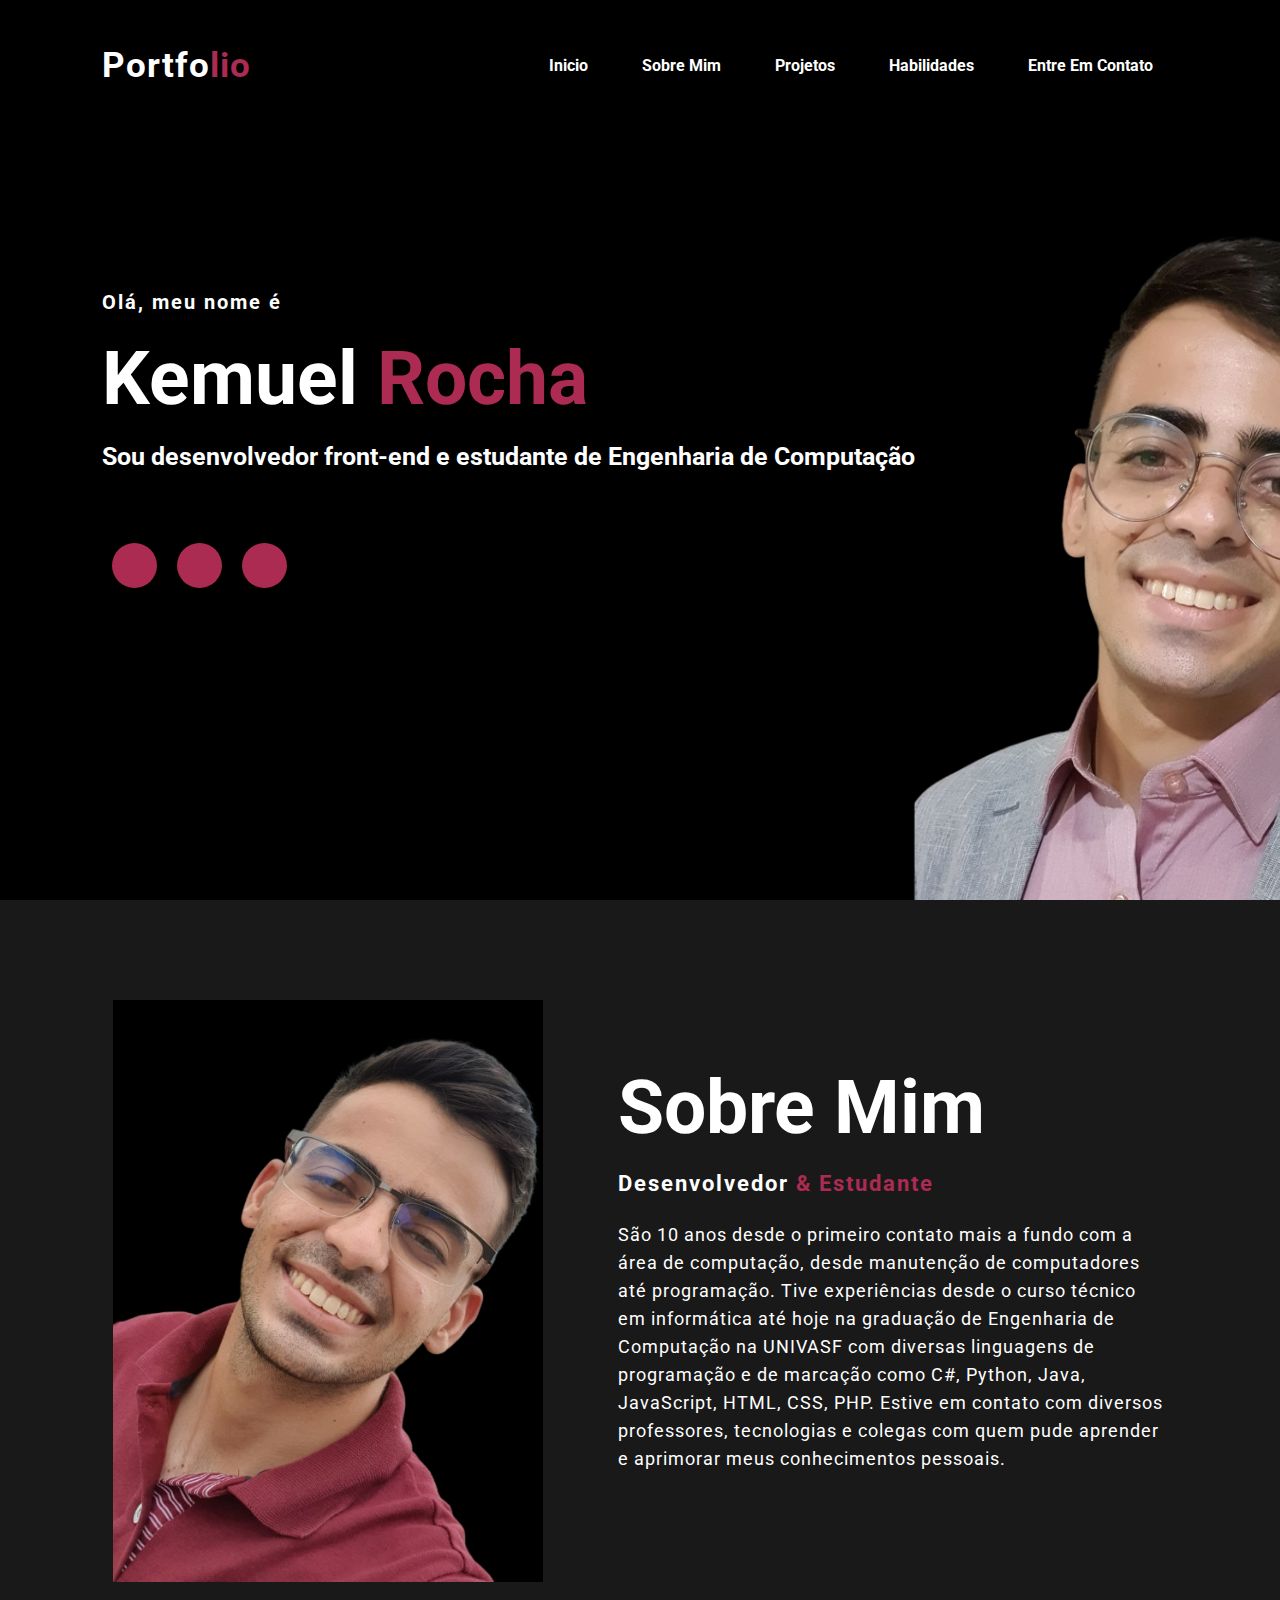
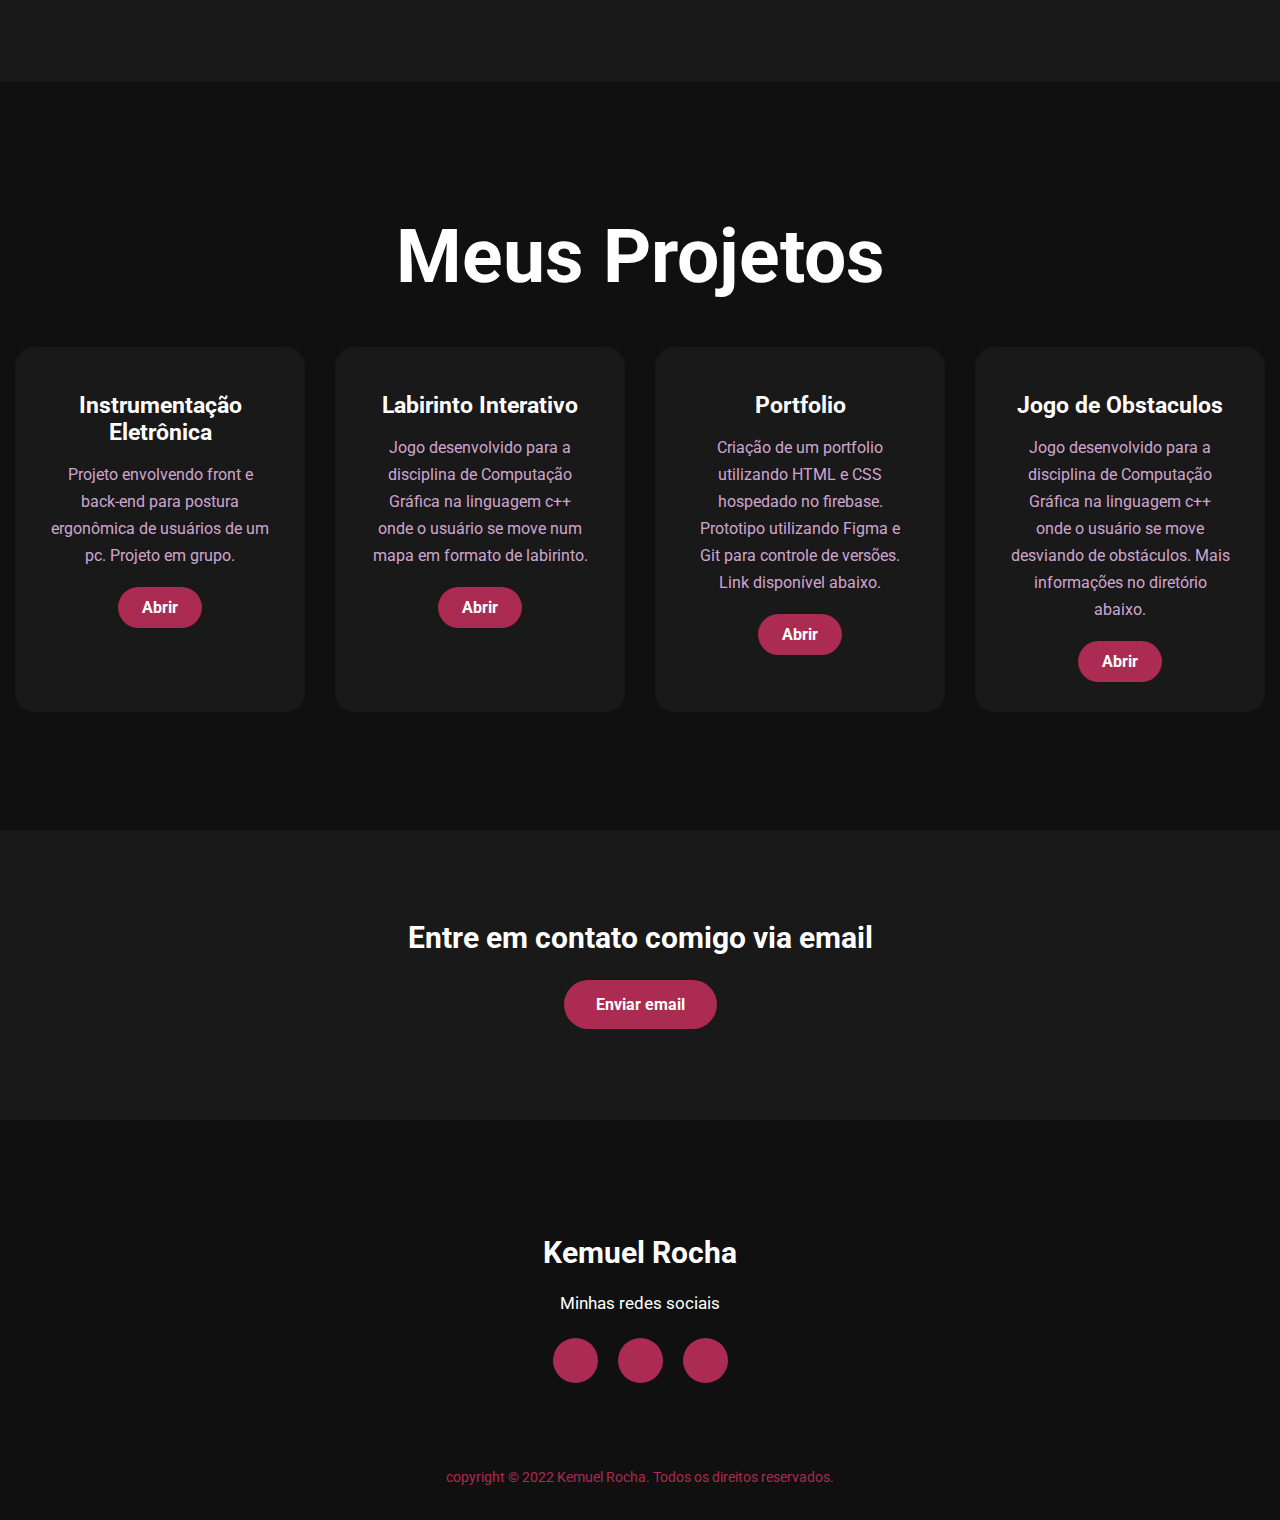
<file: index.html>
<!DOCTYPE html>
<html>
<head>
	<title>Portfolio website</title>
	<link rel="stylesheet" type="text/css" href="css/style.css">

	<link rel="preconnect" href="https://fonts.googleapis.com">
	<link rel="preconnect" href="https://fonts.gstatic.com" crossorigin>
	<link href="https://fonts.googleapis.com/css2?family=Roboto:ital,wght@0,400;0,500;0,900;1,700&display=swap" rel="stylesheet">
  	<link rel="stylesheet" href="https://cdnjs.cloudflare.com/ajax/libs/font-awesome/5.15.3/css/all.min.css" integrity="sha512-iBBXm8fW90+nuLcSKlbmrPcLa0OT92xO1BIsZ+ywDWZCvqsWgccV3gFoRBv0z+8dLJgyAHIhR35VZc2oM/gI1w==" crossorigin="anonymous" referrerpolicy="no-referrer" />

</head>
<body>
	<!----Tela inicial---->
	<div class="inicio" id="inicio">
		<nav>
			<h2 class="logo">Portfo<span>lio</span></h2>
			<ul>
				<li><a href="#inicio">Inicio</a></li>
				<li><a href="#sobre">Sobre mim</a></li>
				<li><a href="#projetos">Projetos</a></li>
				<li><a href="#">Habilidades</a></li>
				<li><a href="#contato">Entre em contato</a></li>
			</ul>
		</nav>

		<div class="apresentacao">
			<h4>Olá, meu nome é</h4>
			<h1>Kemuel <span>Rocha</span></h1>
			<h3>Sou desenvolvedor front-end e estudante de Engenharia de Computação</h3>
			<div class="social">
				<a href="https://www.linkedin.com/in/kemuelrocha/"><i class="fab fa-linkedin-in"></i></a>
				<a href="https://www.instagram.com/kemuelrocha/"><i class="fab fa-instagram"></i></a>
				<a href="https://github.com/KemuelRocha"><i class="fab fa-github"></i></a>
			</div>
		</div>
	</div>

	<!----Seção Sobre mim---->
	<section class="sobre" id="sobre">
		<div class="main">
			<img src="img/main-img.png">
			<div class="sobre-texto">
				<h2>Sobre mim</h2>
				<h5>Desenvolvedor <span>& Estudante</span></h5>
				<p>São 10 anos desde o primeiro contato mais a fundo com a área de computação, 
					desde manutenção de computadores até programação. 
					Tive experiências desde o curso técnico em informática até hoje na graduação
					de Engenharia de Computação na UNIVASF 
					com diversas linguagens de programação e de marcação 
					como C#, Python, Java, JavaScript, HTML, CSS, PHP. 
					Estive em contato com diversos professores, 
					tecnologias e colegas com quem pude aprender 
					e aprimorar meus conhecimentos pessoais.</p>
			</div>
		</div>
	</section>

	<!-----Seção PROJETOS----------->
	<div class="projetos" id="projetos">
		<div class="title">
			<h2>Meus Projetos</h2>
		</div>

		<div class="box">
			<div class="card">
				<i class="fas fa-bars"></i>
				<h5>Instrumentação Eletrônica</h5>
				<div class="pra">
					<p> Projeto envolvendo front e back-end para postura ergonômica de usuários de um pc. Projeto em grupo.
					<p style="text-align: center;">
						<a class="button" href="https://github.com/KemuelRocha/ProjetoInstrumentacao">Abrir</a>
					</p>
				</div>
			</div>

			<div class="card">
				<i class="fas fa-bars"></i>
				<h5>Labirinto Interativo</h5>
				<div class="pra">
					<p>Jogo desenvolvido para a disciplina de Computação Gráfica na linguagem c++ onde o usuário
						se move num mapa em formato de labirinto.
					<p style="text-align: center;">
						<a class="button" href="https://github.com/KemuelRocha/LabirintoInterativo">Abrir</a>
					</p>
				</div>
			</div>

			<div class="card">
				<i class="fas fa-bars"></i>
				<h5>Portfolio</h5>
				<div class="pra">
					<p>Criação de um portfolio utilizando HTML e CSS hospedado no firebase. Prototipo utilizando
						Figma e Git para controle de versões. Link disponível abaixo.
					<p style="text-align: center;">
						<a class="button" href="#">Abrir</a>
					</p>
				</div>
			</div>
			<div class="card">
				<i class="fas fa-bars"></i>
				<h5>Jogo de Obstaculos</h5>
				<div class="pra">
					<p>Jogo desenvolvido para a disciplina de Computação Gráfica na linguagem c++ onde o usuário
						se move desviando de obstáculos. Mais informações no diretório abaixo.
					<p style="text-align: center;">
						<a class="button" href="https://github.com/KemuelRocha/ComputacaoGrafica">Abrir</a>
					</p>
				</div>
			</div>
			
		</div>
	</div>

	<!-- <div class="habilidades" id="habilidades">
		<div class="title">
			<h2>Habilidades</h2>
		</div>

		<div class="box">
			<div class="card">
				<i class="fas fa-bars"></i>
				<h5>adasda</h5>
				<div class="pra">
					<p> asdad
					<p style="text-align: center;">
						<a class="button" href="#">Abrir</a>
					</p>
				</div>
			</div>
		</div>	
	</div> -->
	<!------Seção Entrar em Contato------>
	<div class="contate-me" id="contato">
		<p>Entre em contato comigo via email</p>
		<a class="button-two" href="mailto:kemuelsr@gmail.com">Enviar email</a>
	</div>

	<!------footer--------->
	<footer>
		<p>Kemuel Rocha</p>
		<p>Minhas redes sociais</p>
		<div class="social">
			<a href="https://www.linkedin.com/in/kemuelrocha/"><i class="fab fa-linkedin-in"></i></a>
			<a href="https://www.instagram.com/kemuelrocha/"><i class="fab fa-instagram"></i></a>
			<a href="https://github.com/KemuelRocha"><i class="fab fa-github"></i></a>
		</div>
		<p class="end">copyright &copy; 2022 Kemuel Rocha. Todos os direitos reservados.</p>
	</footer>
</body>
</html>
</file>
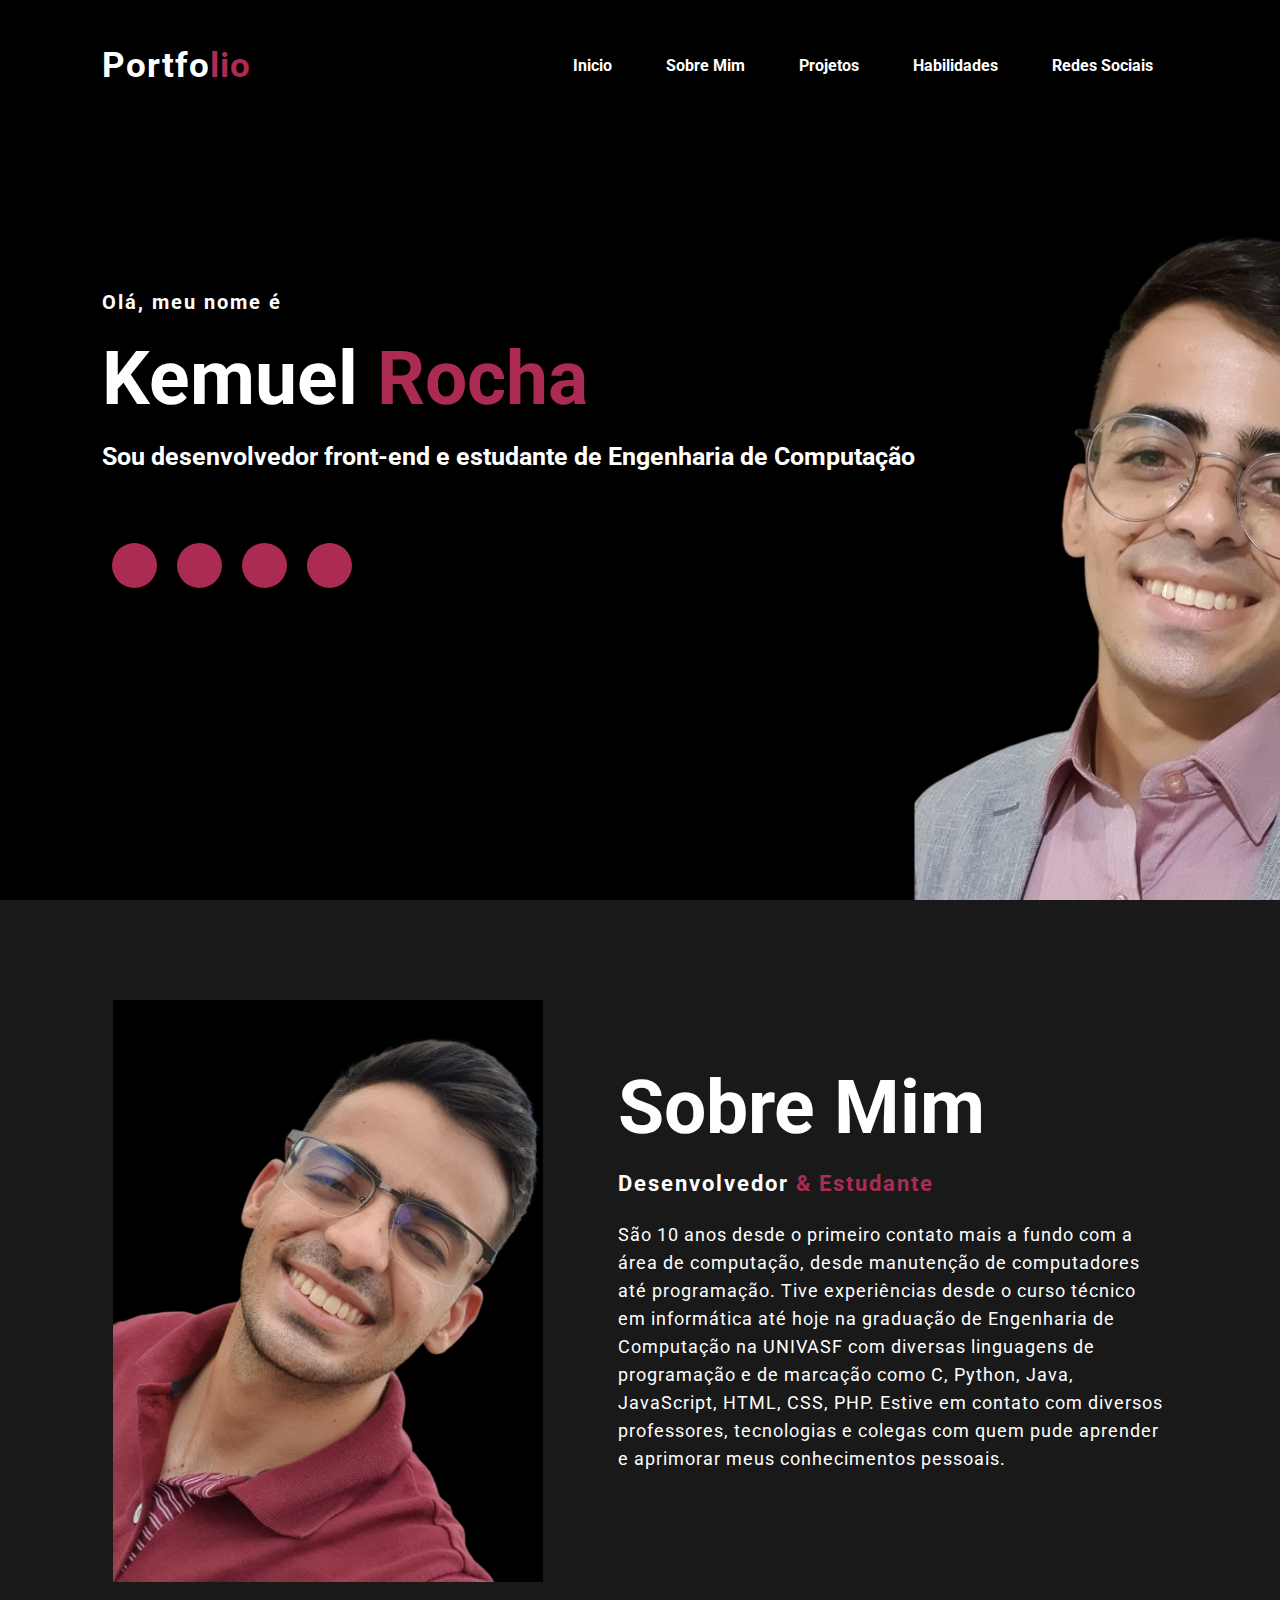
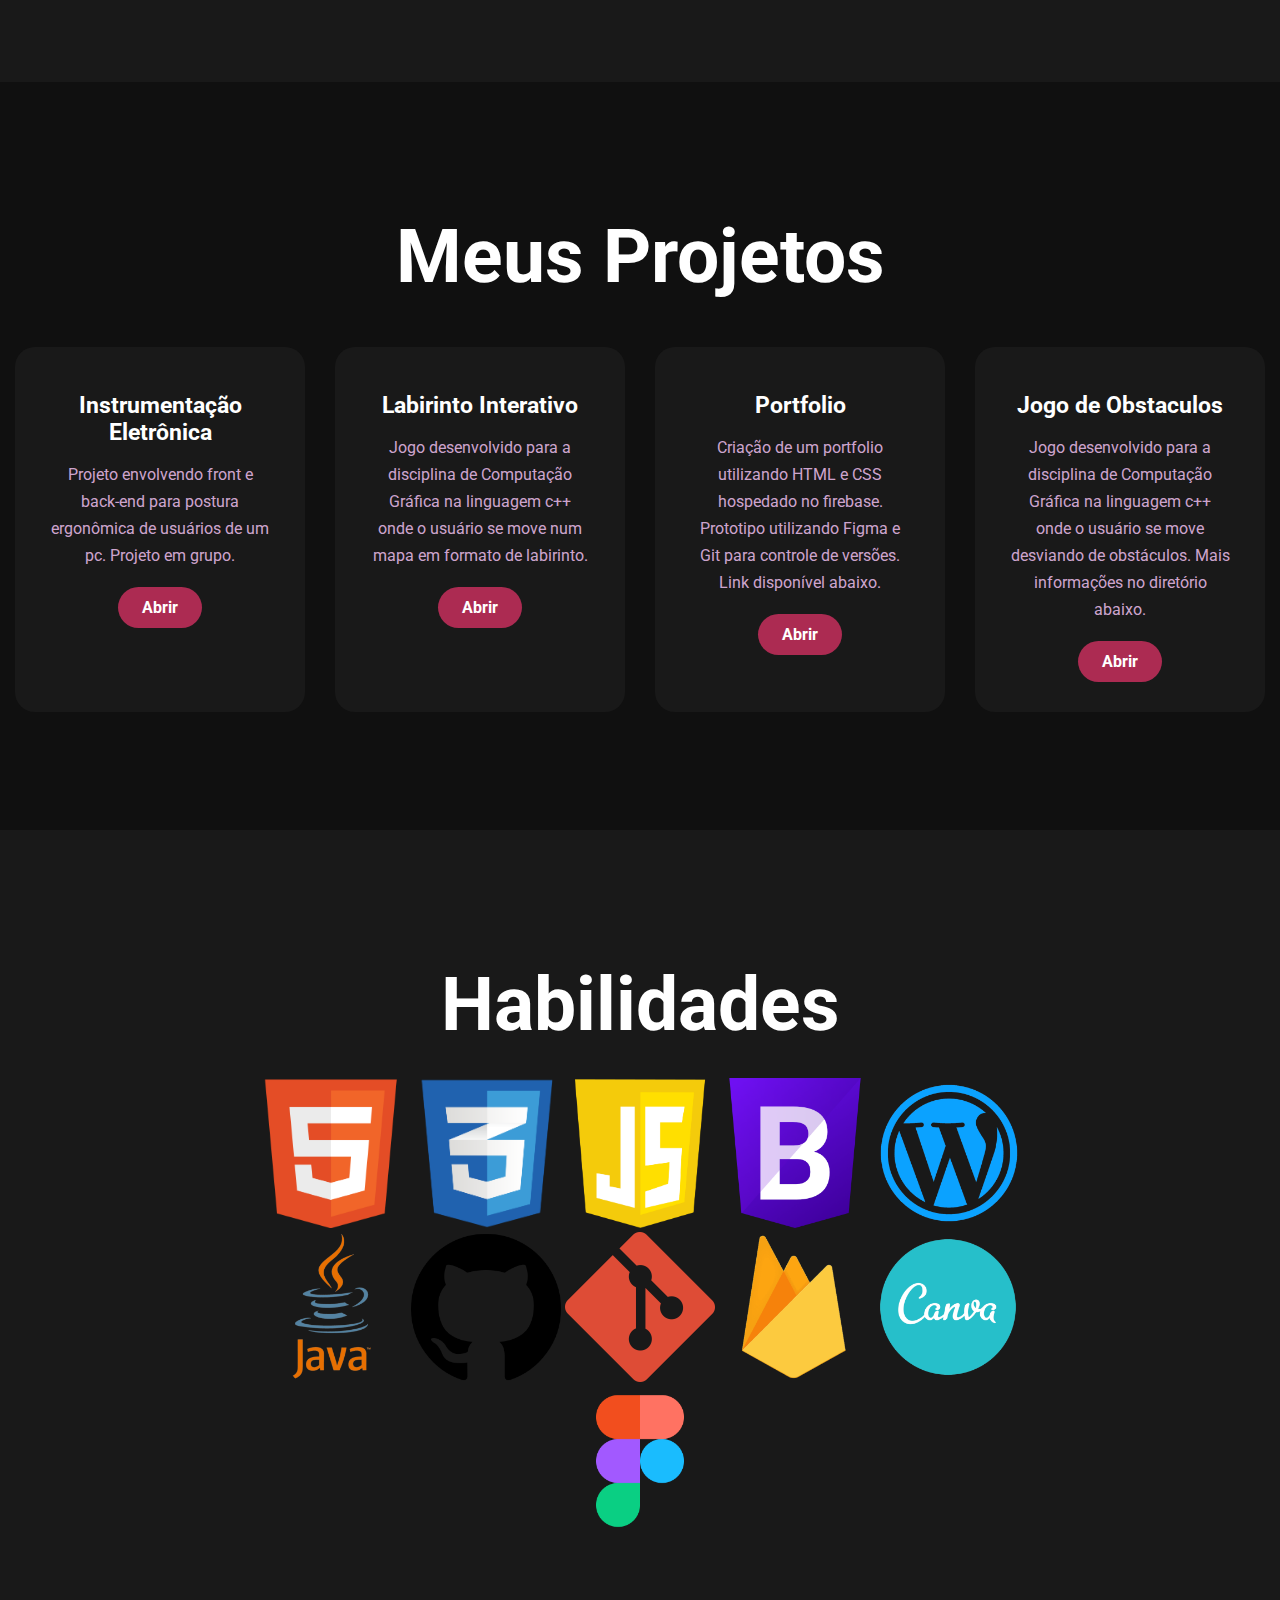
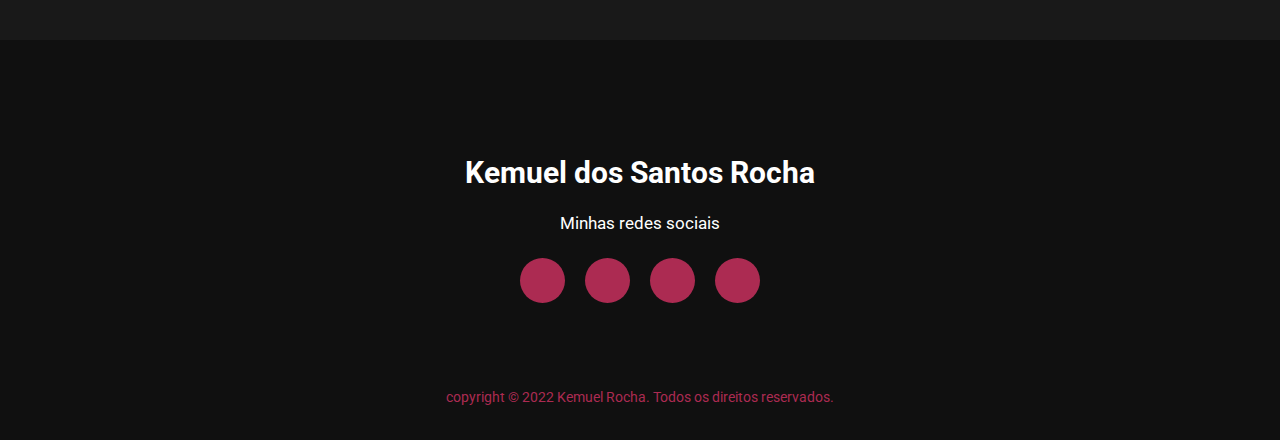
<file: public/index.html>
<!DOCTYPE html>
<html>
<head>
	<title>Portfolio website</title>
	<link rel="stylesheet" type="text/css" href="css/style.css">

	<link rel="preconnect" href="https://fonts.googleapis.com">
	<link rel="preconnect" href="https://fonts.gstatic.com" crossorigin>
	<link href="https://fonts.googleapis.com/css2?family=Roboto:ital,wght@0,400;0,500;0,900;1,700&display=swap" rel="stylesheet">
  	<link rel="stylesheet" href="https://cdnjs.cloudflare.com/ajax/libs/font-awesome/5.15.3/css/all.min.css" integrity="sha512-iBBXm8fW90+nuLcSKlbmrPcLa0OT92xO1BIsZ+ywDWZCvqsWgccV3gFoRBv0z+8dLJgyAHIhR35VZc2oM/gI1w==" crossorigin="anonymous" referrerpolicy="no-referrer" />

</head>
<body>
	<!----Tela inicial---->
	<div class="inicio" id="inicio">
		<nav>
			<h2 class="logo">Portfo<span>lio</span></h2>
			<ul>
				<li><a href="#inicio">Inicio</a></li>
				<li><a href="#sobre">Sobre mim</a></li>
				<li><a href="#projetos">Projetos</a></li>
				<li><a href="#habilidades">Habilidades</a></li>
				<li><a href="#social">Redes Sociais</a></li>
			</ul>
		</nav>

		<div class="apresentacao">
			<h4>Olá, meu nome é</h4>
			<h1>Kemuel <span>Rocha</span></h1>
			<h3>Sou desenvolvedor front-end e estudante de Engenharia de Computação</h3>
			<div class="social">
				<a href="mailto:kemuelsr@gmail.com"><i class="fa fa-envelope"></i></a>
				<a href="https://www.linkedin.com/in/kemuelrocha/"><i class="fab fa-linkedin-in"></i></a>
				<a href="https://www.instagram.com/kemuelrocha/"><i class="fab fa-instagram"></i></a>
				<a href="https://github.com/KemuelRocha"><i class="fab fa-github"></i></a>
			</div>
		</div>
	</div>

	<!----Seção Sobre mim---->
	<section class="sobre" id="sobre">
		<div class="main">
			<img src="img/main-img.png">
			<div class="sobre-texto">
				<h2>Sobre mim</h2>
				<h5>Desenvolvedor <span>& Estudante</span></h5>
				<p>São 10 anos desde o primeiro contato mais a fundo com a área de computação, 
					desde manutenção de computadores até programação. 
					Tive experiências desde o curso técnico em informática até hoje na graduação
					de Engenharia de Computação na UNIVASF 
					com diversas linguagens de programação e de marcação 
					como C, Python, Java, JavaScript, HTML, CSS, PHP. 
					Estive em contato com diversos professores, 
					tecnologias e colegas com quem pude aprender 
					e aprimorar meus conhecimentos pessoais.</p>
			</div>
		</div>
	</section>

	<!-----Seção PROJETOS----------->
	<div class="projetos" id="projetos">
		<div class="title">
			<h2>Meus Projetos</h2>
		</div>

		<div class="box">
			<div class="card">
				<i class="fas fa-bars"></i>
				<h5>Instrumentação Eletrônica</h5>
				<div class="pra">
					<p> Projeto envolvendo front e back-end para postura ergonômica de usuários de um pc. Projeto em grupo.
					<p style="text-align: center;">
						<a class="button" href="https://github.com/KemuelRocha/ProjetoInstrumentacao">Abrir</a>
					</p>
				</div>
			</div>

			<div class="card">
				<i class="fas fa-bars"></i>
				<h5>Labirinto Interativo</h5>
				<div class="pra">
					<p>Jogo desenvolvido para a disciplina de Computação Gráfica na linguagem c++ onde o usuário
						se move num mapa em formato de labirinto.
					<p style="text-align: center;">
						<a class="button" href="https://github.com/KemuelRocha/LabirintoInterativo">Abrir</a>
					</p>
				</div>
			</div>

			<div class="card">
				<i class="fas fa-bars"></i>
				<h5>Portfolio</h5>
				<div class="pra">
					<p>Criação de um portfolio utilizando HTML e CSS hospedado no firebase. Prototipo utilizando
						Figma e Git para controle de versões. Link disponível abaixo.
					<p style="text-align: center;">
						<a class="button" href="#">Abrir</a>
					</p>
				</div>
			</div>
			<div class="card">
				<i class="fas fa-bars"></i>
				<h5>Jogo de Obstaculos</h5>
				<div class="pra">
					<p>Jogo desenvolvido para a disciplina de Computação Gráfica na linguagem c++ onde o usuário
						se move desviando de obstáculos. Mais informações no diretório abaixo.
					<p style="text-align: center;">
						<a class="button" href="https://github.com/KemuelRocha/ComputacaoGrafica">Abrir</a>
					</p>
				</div>
			</div>
			
		</div>
	</div>

	<div class="habilidades" id="habilidades">
		<div class="title">
			<h2>Habilidades</h2>
		</div>

		<div class="container">
			<img src="img/html.png">
			<img src="img/css.png">
			<img src="img/js.png">
			<img src="img/bootstrap.png">
			<img src="img/wordpress.png">
		</div>
		<div class="container">	
			<img src="img/java.png">
			<img src="img/git.png">
			<img src="img/git2.png">
			<img src="img/firebase.png">
			<img src="img/canva.png">
		</div>
		<div class="container">	
			<img src="img/figma.png">
			
		</div>
	</div>
	<!-- ----Seção Entrar em Contato----
	<div class="contate-me" id="contato">
		<p>Entre em contato comigo via email</p>
		<a class="button-two" href="mailto:kemuelsr@gmail.com">Enviar email</a>
	</div> -->

	<!------footer--------->
	<footer id="social">
		<p>Kemuel dos Santos Rocha</p>
		<p>Minhas redes sociais</p>
		<div class="social">
			<a href="mailto:kemuelsr@gmail.com"><i class="fa fa-envelope"></i></a>
			<a href="https://www.linkedin.com/in/kemuelrocha/"><i class="fab fa-linkedin-in"></i></a>
			<a href="https://www.instagram.com/kemuelrocha/"><i class="fab fa-instagram"></i></a>
			<a href="https://github.com/KemuelRocha"><i class="fab fa-github"></i></a>
		</div>
		<p class="end">copyright &copy; 2022 Kemuel Rocha. Todos os direitos reservados.</p>
	</footer>

	<script type="module">
		// Import the functions you need from the SDKs you need
		import { initializeApp } from "firebase/app";
		import { getAnalytics } from "firebase/analytics";
		// TODO: Add SDKs for Firebase products that you want to use
		// https://firebase.google.com/docs/web/setup#available-libraries
		
		// Your web app's Firebase configuration
		// For Firebase JS SDK v7.20.0 and later, measurementId is optional
		const firebaseConfig = {
		  apiKey: "AIzaSyCyVNiSQU3Vs2OsTQDSo9HgePPHmia-PHU",
		  authDomain: "portfolio-37961.firebaseapp.com",
		  projectId: "portfolio-37961",
		  storageBucket: "portfolio-37961.appspot.com",
		  messagingSenderId: "687271109040",
		  appId: "1:687271109040:web:1ad8cf321b63951278f675",
		  measurementId: "G-0YQCMWNHNR"
		};
		
		// Initialize Firebase
		const app = initializeApp(firebaseConfig);
		const analytics = getAnalytics(app); </script>
</body>
</html>
</file>
<file: css/style.css>
*{
	padding: 0;
	margin: 0;
	font-family: 'Roboto', sans-serif;
	box-sizing: border-box;
}
.inicio{
	height: 100vh;
	width: 100%;
	background-image: url(../img/background.png);
	background-size: cover;
	background-position: center;
}
nav{
	display: flex;
	align-items: center;
	justify-content: space-between;
	padding-top: 45px;
	padding-left: 8%;
	padding-right: 8%;
}
.logo{
	color: white;
	font-size: 35px;
	letter-spacing: 1px;
	cursor: pointer;
}
span{
	color: #ac2b52;
}
nav ul li{
	list-style-type: none;
	display: inline-block;
	padding: 10px  25px;
}
nav ul li a{
	color: white;
	text-decoration: none;
	font-weight: bold;
	text-transform: capitalize;
}
nav ul li a:hover{
	color: #ac2b52;
	transition: .4s;
}

.apresentacao{
	position: absolute;
	top: 50%;
	left:8%;
	transform: translateY(-50%);
}
h1{
	color: white;
	margin: 20px 0px 20px;
	font-size: 75px;
}
h3{
	color: white;
	font-size: 25px;
	margin-bottom: 50px;
}
h4{
	color: white;
	letter-spacing: 2px;
	font-size: 20px;
}

.sobre{
	width: 100%;
	padding: 100px 0px;
	background-color: #191919;
}
.sobre img{
	height: auto;
	width: 430px;
}
.sobre-texto{
	width: 550px;
}
.main{
	width: 1130px;
	max-width: 95%;
	margin: 0 auto;
	display: flex;
	align-items: center;
	justify-content: space-around;
}
.sobre-texto h2{
	color: white;
	font-size: 75px;
	text-transform: capitalize;
	margin-bottom: 20px;
}
.sobre-texto h5{
	color: white;
	letter-spacing: 2px;
	font-size: 22px;
	margin-bottom: 25px;
	text-transform: capitalize;
}
.sobre-texto p{
	color: white;
	letter-spacing: 1px;
	line-height: 28px;
	font-size: 18px;
	margin-bottom: 45px;
}
button{
	background-color:#ac2b52;
	color: white;
	text-decoration: none;
	border: 2px solid transparent;
	font-weight: bold;
	padding: 13px 30px;
	border-radius: 30px;
	transition: .4s; 
}
button:hover{
	background-color: transparent;
	border: 2px solid #ac2b52;
	cursor: pointer;
}

.projetos{
	background: #101010;
	width: 100%;
	padding: 100px 0px;
}
.title h2{
	color: white;
	font-size: 75px;
	width: 1130px;
	margin: 30px auto;
	text-align: center;
}
.box{
	display: flex;
	justify-content: center;
	align-items: center;
	min-height: 400px;
}
.card{
	height: 365px;
	width: 335px;
	padding: 20px 35px;
	background: #191919;
	border-radius: 20px;
	margin: 15px;
	position: relative;
	overflow: hidden;
	text-align: center;
}
.card i{
	font-size: 50px;
	display: block;
	text-align: center;
	margin: 25px 0px;
	color: #ac2b52;

}
h5{
	color: white;
	font-size: 23px;
	margin-bottom: 15px;
}
.pra p{
	color: #fcfc;
	font-size: 16px;
	line-height: 27px;
	margin-bottom: 25px;
}
.card .button{
	background-color:#ac2b52;;
	color: white;
	text-decoration: none;
	border: 2px solid transparent;
	font-weight: bold;
	padding: 9px 22px;
	border-radius: 30px;
	transition: .4s; 
}
.card .button:hover{
	background-color: transparent;
	border: 2px solid #ac2b52;
	cursor: pointer;
}
.contate-me{
	width: 100%;
	height: 290px;
	background: #191919;
	display: flex;
	align-items: center;
	flex-direction: column;
	justify-content: center;
}
.contate-me p{
	color: white;
	font-size: 30px;
	font-weight: bold;
	margin-bottom: 25px;
}
.contate-me .button-two{
	background-color:#ac2b52;
	color: white;
	text-decoration: none;
	border: 2px solid transparent;
	font-weight: bold;
	padding: 13px 30px;
	border-radius: 30px;
	transition: .4s; 
}
.contate-me .button-two:hover{
	background-color: transparent;
	border: 2px solid #ac2b52;
	cursor: pointer;
}
footer{
	position: relative;
	width: 100%;
	height: 400px;
	background: #101010;
	display: flex;
	flex-direction: column;
	align-items: center;
	justify-content: center;
}
footer p:nth-child(1){
	font-size: 30px;
	color: white;
	margin-bottom: 20px;
	font-weight: bold;
}
footer p:nth-child(2){
	color: white;
	font-size: 17px;
	width: 500px;
	text-align: center;
	line-height: 26px;
}
.social{
	display: flex;
}
.social a{
	width: 45px;
	height: 45px;
	display: flex;
	align-items: center;
	justify-content: center;
	background:  #ac2b52;
	border-radius: 50%;
	margin: 22px 10px;
	color: white;
	text-decoration: none;
	font-size: 20px;
}
.social a:hover{
	transform: scale(1.3);
	transition: .3s;
}
.end{
	position: absolute;
	color:#ac2b52;
	bottom: 35px;
	font-size: 14px; 
}
</file>
<file: public/css/style.css>
*{
	padding: 0;
	margin: 0;
	font-family: 'Roboto', sans-serif;
	box-sizing: border-box;
}
.inicio{
	height: 100vh;
	width: 100%;
	background-image: url(../img/background.png);
	background-size: cover;
	background-position: center;
}
nav{
	display: flex;
	align-items: center;
	justify-content: space-between;
	padding-top: 45px;
	padding-left: 8%;
	padding-right: 8%;
}
.logo{
	color: white;
	font-size: 35px;
	letter-spacing: 1px;
	cursor: pointer;
}
span{
	color: #ac2b52;
}
nav ul li{
	list-style-type: none;
	display: inline-block;
	padding: 10px  25px;
}
nav ul li a{
	color: white;
	text-decoration: none;
	font-weight: bold;
	text-transform: capitalize;
}
nav ul li a:hover{
	color: #ac2b52;
	transition: .4s;
}

.apresentacao{
	position: absolute;
	top: 50%;
	left:8%;
	transform: translateY(-50%);
}
h1{
	color: white;
	margin: 20px 0px 20px;
	font-size: 75px;
}
h3{
	color: white;
	font-size: 25px;
	margin-bottom: 50px;
}
h4{
	color: white;
	letter-spacing: 2px;
	font-size: 20px;
}

.sobre{
	width: 100%;
	padding: 100px 0px;
	background-color: #191919;
}
.sobre img{
	height: auto;
	width: 430px;
}
.sobre-texto{
	width: 550px;
}
.main{
	width: 1130px;
	max-width: 95%;
	margin: 0 auto;
	display: flex;
	align-items: center;
	justify-content: space-around;
}
.sobre-texto h2{
	color: white;
	font-size: 75px;
	text-transform: capitalize;
	margin-bottom: 20px;
}
.sobre-texto h5{
	color: white;
	letter-spacing: 2px;
	font-size: 22px;
	margin-bottom: 25px;
	text-transform: capitalize;
}
.sobre-texto p{
	color: white;
	letter-spacing: 1px;
	line-height: 28px;
	font-size: 18px;
	margin-bottom: 45px;
}
button{
	background-color:#ac2b52;
	color: white;
	text-decoration: none;
	border: 2px solid transparent;
	font-weight: bold;
	padding: 13px 30px;
	border-radius: 30px;
	transition: .4s; 
}
button:hover{
	background-color: transparent;
	border: 2px solid #ac2b52;
	cursor: pointer;
}

.projetos{
	background: #101010;
	width: 100%;
	padding: 100px 0px;
}
.title h2{
	color: white;
	font-size: 75px;
	width: 1130px;
	margin: 30px auto;
	text-align: center;
}
.box{
	display: flex;
	justify-content: center;
	align-items: center;
	min-height: 400px;
}
.card{
	height: 365px;
	width: 335px;
	padding: 20px 35px;
	background: #191919;
	border-radius: 20px;
	margin: 15px;
	position: relative;
	overflow: hidden;
	text-align: center;
}
.card i{
	font-size: 50px;
	display: block;
	text-align: center;
	margin: 25px 0px;
	color: #ac2b52;

}
h5{
	color: white;
	font-size: 23px;
	margin-bottom: 15px;
}
.pra p{
	color: #fcfc;
	font-size: 16px;
	line-height: 27px;
	margin-bottom: 25px;
}
.card .button{
	background-color:#ac2b52;;
	color: white;
	text-decoration: none;
	border: 2px solid transparent;
	font-weight: bold;
	padding: 9px 22px;
	border-radius: 30px;
	transition: .4s; 
}
.card .button:hover{
	background-color: transparent;
	border: 2px solid #ac2b52;
	cursor: pointer;
}
.habilidades{
	background: #191919;
	width: 100%;
	padding: 100px 0px;
}
.container{
	text-align: center;
}

.container img {
    max-width:200px;
    max-height:150px;
    width: auto;
    height: auto;
}
.contate-me{
	width: 100%;
	height: 290px;
	background: #101010;
	display: flex;
	align-items: center;
	flex-direction: column;
	justify-content: center;
}
.contate-me p{
	color: white;
	font-size: 30px;
	font-weight: bold;
	margin-bottom: 25px;
}
.contate-me .button-two{
	background-color:#ac2b52;
	color: white;
	text-decoration: none;
	border: 2px solid transparent;
	font-weight: bold;
	padding: 13px 30px;
	border-radius: 30px;
	transition: .4s; 
}
.contate-me .button-two:hover{
	background-color: transparent;
	border: 2px solid #ac2b52;
	cursor: pointer;
}
footer{
	position: relative;
	width: 100%;
	height: 400px;
	background: #101010;
	display: flex;
	flex-direction: column;
	align-items: center;
	justify-content: center;
}
footer p:nth-child(1){
	font-size: 30px;
	color: white;
	margin-bottom: 20px;
	font-weight: bold;
}
footer p:nth-child(2){
	color: white;
	font-size: 17px;
	width: 500px;
	text-align: center;
	line-height: 26px;
}
.social{
	display: flex;
}
.social a{
	width: 45px;
	height: 45px;
	display: flex;
	align-items: center;
	justify-content: center;
	background:  #ac2b52;
	border-radius: 50%;
	margin: 22px 10px;
	color: white;
	text-decoration: none;
	font-size: 20px;
}
.social a:hover{
	transform: scale(1.3);
	transition: .3s;
}
.end{
	position: absolute;
	color:#ac2b52;
	bottom: 35px;
	font-size: 14px; 
}
</file>
